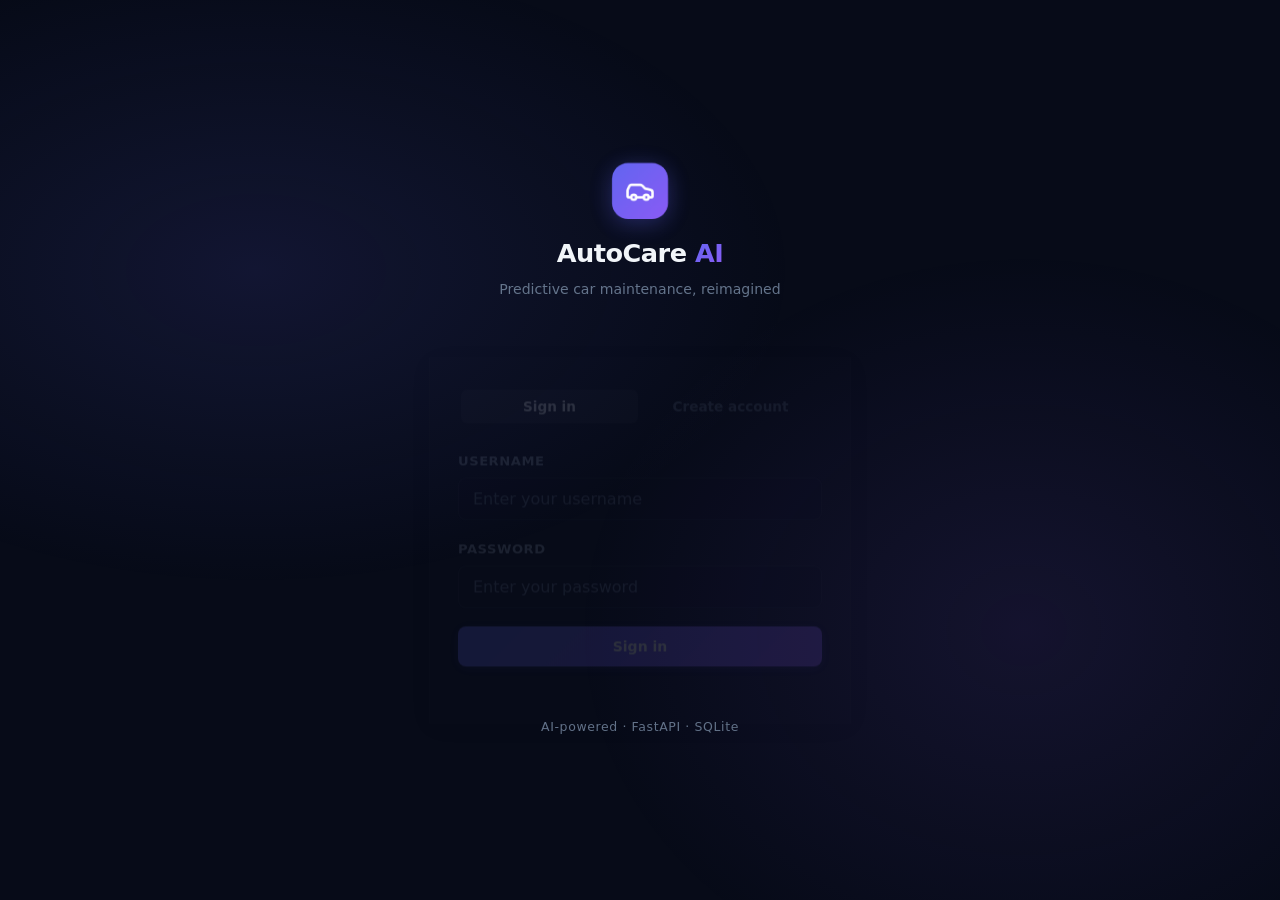
<file: frontend/index.html>
<!DOCTYPE html>
<html lang="en">
<head>
  <meta charset="UTF-8" />
  <meta name="viewport" content="width=device-width, initial-scale=1.0" />
  <title>AutoCare AI — Smart Car Service</title>
  <meta http-equiv="refresh" content="0; url=login.html" />
  <style>
    body { margin: 0; min-height: 100vh; display: grid; place-items: center; background: #070b18; color: #94a3b8; font-family: Inter, system-ui, sans-serif; }
    .loading { display: flex; align-items: center; gap: 12px; font-size: 0.95rem; }
    .ring { width: 22px; height: 22px; border: 3px solid rgba(99,102,241,.25); border-top-color: #6366f1; border-radius: 50%; animation: spin .8s linear infinite; }
    @keyframes spin { to { transform: rotate(360deg); } }
  </style>
</head>
<body>
  <div class="loading"><span class="ring"></span> Loading AutoCare AI…</div>
</body>
</html>
</file>
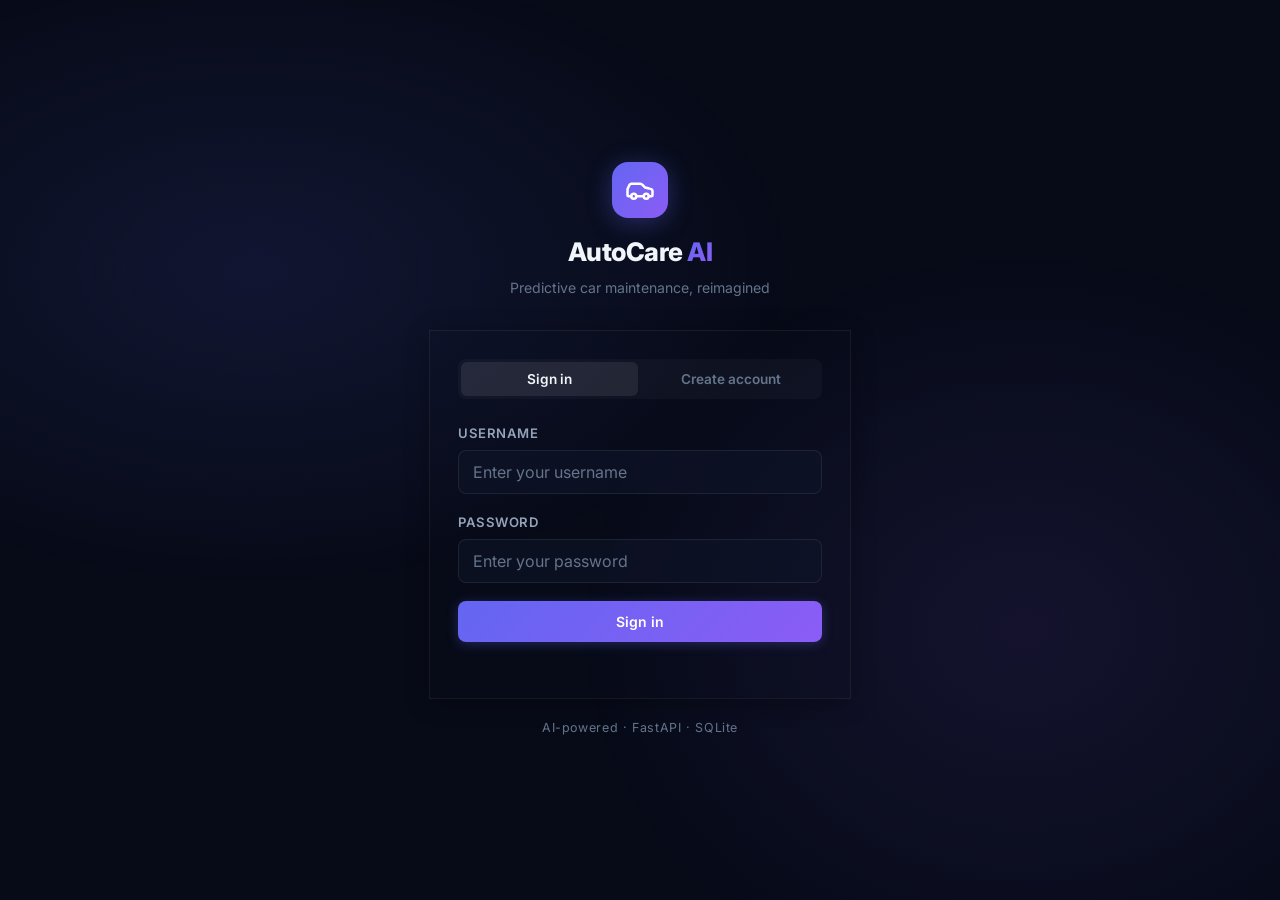
<file: frontend/login.html>
<!DOCTYPE html>
<html lang="en">
<head>
  <meta charset="UTF-8" />
  <meta name="viewport" content="width=device-width, initial-scale=1.0" />
  <title>AutoCare AI — Smart Car Service</title>
  <link rel="preconnect" href="https://fonts.googleapis.com" />
  <link rel="preconnect" href="https://fonts.gstatic.com" crossorigin />
  <link href="https://fonts.googleapis.com/css2?family=Inter:wght@400;500;600;700;800&display=swap" rel="stylesheet" />
  <link rel="stylesheet" href="style.css" />
</head>
<body class="auth-page">
  <div class="auth-glow" aria-hidden="true"></div>

  <div class="auth-shell">
    <div class="auth-brand">
      <div class="brand-logo pulsate">
        <svg viewBox="0 0 24 24" width="30" height="30" fill="none" stroke="currentColor" stroke-width="2" stroke-linecap="round" stroke-linejoin="round">
          <path d="M19 17h2c.6 0 1-.4 1-1v-3c0-.9-.7-1.7-1.5-1.9C18.7 10.6 16 10 16 10s-1.3-1.4-2.2-2.3c-.5-.4-1.1-.7-1.8-.7H5c-.6 0-1.1.4-1.4.9l-1.4 2.9A3.7 3.7 0 0 0 2 12v4c0 .6.4 1 1 1h2" />
          <circle cx="7" cy="17" r="2" />
          <path d="M9 17h6" />
          <circle cx="17" cy="17" r="2" />
        </svg>
      </div>
      <h1 class="brand-title">AutoCare <span>AI</span></h1>
      <p class="brand-tagline">Predictive car maintenance, reimagined</p>
    </div>

    <div class="auth-box slide-up">
      <div class="auth-tabs">
        <button type="button" class="auth-tab active" id="tabLogin">Sign in</button>
        <button type="button" class="auth-tab" id="tabRegister">Create account</button>
      </div>

      <!-- LOGIN FORM -->
      <form id="loginForm" class="auth-form">
        <div class="field">
          <label for="username">Username</label>
          <input id="username" name="username" type="text" autocomplete="username" placeholder="Enter your username" required />
        </div>
        <div class="field">
          <label for="password">Password</label>
          <input id="password" name="password" type="password" autocomplete="current-password" placeholder="Enter your password" required />
        </div>
        <button type="submit" class="btn btn-primary btn-block">
          <span class="btn-label">Sign in</span>
          <span class="spinner hidden"></span>
        </button>
      </form>

      <!-- REGISTER FORM -->
      <form id="registerForm" class="auth-form hidden">
        <div class="field">
          <label for="registerUsername">Username</label>
          <input id="registerUsername" name="username" type="text" minlength="3" maxlength="50" autocomplete="username" placeholder="Choose a username" required />
        </div>
        <div class="field">
          <label for="registerPassword">Password</label>
          <div class="password-wrap">
            <input id="registerPassword" name="password" type="password" minlength="6" maxlength="72" autocomplete="new-password" placeholder="Create a password" required />
            <button type="button" class="eye-btn" data-target="registerPassword" aria-label="Toggle password" tabindex="-1">
              <svg viewBox="0 0 24 24" width="18" height="18" fill="none" stroke="currentColor" stroke-width="2" stroke-linecap="round" stroke-linejoin="round"><path d="M1 12s4-8 11-8 11 8 11 8-4 8-11 8-11-8-11-8z"/><circle cx="12" cy="12" r="3"/></svg>
            </button>
          </div>
          <div class="strength-meter hidden"><div class="strength-bar"><span id="strengthFill"></span></div><small id="strengthLabel"></small></div>
        </div>
        <div class="field">
          <label for="registerConfirm">Confirm password</label>
          <div class="password-wrap">
            <input id="registerConfirm" name="confirm" type="password" autocomplete="new-password" placeholder="Repeat your password" required />
            <button type="button" class="eye-btn" data-target="registerConfirm" aria-label="Toggle password" tabindex="-1">
              <svg viewBox="0 0 24 24" width="18" height="18" fill="none" stroke="currentColor" stroke-width="2" stroke-linecap="round" stroke-linejoin="round"><path d="M1 12s4-8 11-8 11 8 11 8-4 8-11 8-11-8-11-8z"/><circle cx="12" cy="12" r="3"/></svg>
            </button>
          </div>
        </div>
        <button type="submit" class="btn btn-primary btn-block">
          <span class="btn-label">Create account</span>
          <span class="spinner hidden"></span>
        </button>
      </form>

      <div id="authStatus" class="status" aria-live="polite"></div>
    </div>

    <p class="auth-footer">AI-powered · FastAPI · SQLite</p>
  </div>

  <script src="script.js"></script>
</body>
</html>
</file>
<file: frontend/style.css>
/* ============================================================
   AutoCare AI — Premium Design System
   Glassmorphism · Dark Theme · Animated Gradients · Micro-interactions
   ============================================================ */

/* ---- CSS VARIABLES ---- */
:root {
  --bg-primary: #070b18;
  --bg-card: rgba(15, 20, 40, 0.65);
  --bg-card-hover: rgba(20, 28, 56, 0.75);
  --bg-glass: rgba(255, 255, 255, 0.04);
  --bg-glass-strong: rgba(255, 255, 255, 0.08);
  --border-glass: rgba(255, 255, 255, 0.08);
  --border-focus: rgba(99, 102, 241, 0.5);

  --text-primary: #f1f5f9;
  --text-secondary: #94a3b8;
  --text-muted: #64748b;
  --text-accent: #818cf8;

  --blue: #3b82f6;
  --green: #22c55e;
  --amber: #f59e0b;
  --red: #ef4444;
  --purple: #a855f7;
  --gradient-start: #6366f1;
  --gradient-end: #8b5cf6;

  --radius-sm: 8px;
  --radius-md: 12px;
  --radius-lg: 16px;
  --radius-full: 999px;

  --shadow-card: 0 4px 24px rgba(0, 0, 0, 0.3), 0 0 0 1px var(--border-glass);
  --shadow-modal: 0 16px 64px rgba(0, 0, 0, 0.5), 0 0 0 1px var(--border-glass);

  --transition-fast: 150ms cubic-bezier(0.4, 0, 0.2, 1);
  --transition-smooth: 280ms cubic-bezier(0.4, 0, 0.2, 1);

  --font: 'Inter', system-ui, -apple-system, sans-serif;
}

/* ---- RESET ---- */
*, *::before, *::after { box-sizing: border-box; margin: 0; padding: 0; }
html { scroll-behavior: smooth; }
body {
  font-family: var(--font);
  background: var(--bg-primary);
  color: var(--text-primary);
  line-height: 1.6;
  -webkit-font-smoothing: antialiased;
  overflow-x: hidden;
}
a { color: var(--text-accent); text-decoration: none; transition: color var(--transition-fast); }
a:hover { color: #a5b4fc; }
input, select, button, textarea { font-family: inherit; font-size: inherit; }

/* ---- SCROLLBAR ---- */
::-webkit-scrollbar { width: 6px; }
::-webkit-scrollbar-track { background: transparent; }
::-webkit-scrollbar-thumb { background: rgba(255,255,255,0.1); border-radius: 3px; }
::-webkit-scrollbar-thumb:hover { background: rgba(255,255,255,0.18); }

/* ---- ANIMATIONS ---- */
@keyframes slideUp { from { opacity: 0; transform: translateY(30px); } to { opacity: 1; transform: translateY(0); } }
@keyframes slideDown { from { opacity: 0; transform: translateY(-20px); } to { opacity: 1; transform: translateY(0); } }
@keyframes fadeInUp { from { opacity: 0; transform: translateY(16px) scale(0.97); } to { opacity: 1; transform: translateY(0) scale(1); } }
@keyframes scaleIn { from { opacity: 0; transform: scale(0.92); } to { opacity: 1; transform: scale(1); } }
@keyframes shimmer { 0% { background-position: -200% 0; } 100% { background-position: 200% 0; } }
@keyframes pulse { 0%, 100% { transform: scale(1); opacity: 1; } 50% { transform: scale(1.08); opacity: 0.8; } }
@keyframes gradientShift { 0% { background-position: 0% 50%; } 50% { background-position: 100% 50%; } 100% { background-position: 0% 50%; } }
@keyframes spin { to { transform: rotate(360deg); } }
@keyframes toastIn { from { opacity: 0; transform: translateX(40px); } to { opacity: 1; transform: translateX(0); } }
@keyframes toastOut { from { opacity: 1; transform: translateX(0); } to { opacity: 0; transform: translateX(40px); } }

.slide-up { animation: slideUp 0.5s ease both; }
.slide-down { animation: slideDown 0.4s ease both; }
.fade-in { animation: fadeInUp 0.5s ease both; animation-delay: var(--delay, 0s); }
.pop-in { animation: scaleIn 0.4s ease both; animation-delay: var(--delay, 0s); }
.hidden { display: none !important; }
.pulsate { animation: pulse 2.5s ease-in-out infinite; }

/* ---- BACKGROUND EFFECTS ---- */
.auth-glow {
  position: fixed; inset: 0; z-index: 0; pointer-events: none;
  background:
    radial-gradient(ellipse 60% 50% at 20% 30%, rgba(99,102,241,0.12) 0%, transparent 70%),
    radial-gradient(ellipse 50% 60% at 80% 70%, rgba(139,92,246,0.1) 0%, transparent 70%);
}

.bg-aurora {
  position: fixed; inset: 0; z-index: 0; pointer-events: none;
  background:
    radial-gradient(ellipse 80% 60% at 10% 20%, rgba(99,102,241,0.08) 0%, transparent 60%),
    radial-gradient(ellipse 60% 80% at 90% 80%, rgba(168,85,247,0.06) 0%, transparent 60%),
    radial-gradient(ellipse 50% 40% at 50% 50%, rgba(59,130,246,0.04) 0%, transparent 60%);
}

/* ---- GLASS EFFECT ---- */
.glass {
  background: var(--bg-card);
  backdrop-filter: blur(20px) saturate(1.3);
  -webkit-backdrop-filter: blur(20px) saturate(1.3);
  border: 1px solid var(--border-glass);
  border-radius: var(--radius-lg);
}

/* ---- BUTTONS ---- */
.btn {
  display: inline-flex; align-items: center; gap: 7px;
  padding: 10px 20px; border: none; border-radius: var(--radius-sm);
  font-weight: 600; font-size: 0.875rem; color: var(--text-primary);
  cursor: pointer; transition: all var(--transition-smooth);
  position: relative; overflow: hidden; white-space: nowrap;
}
.btn:active { transform: scale(0.97); }
.btn svg { flex-shrink: 0; }

.btn-primary {
  background: linear-gradient(135deg, var(--gradient-start), var(--gradient-end));
  color: #fff; box-shadow: 0 2px 12px rgba(99,102,241,0.3);
}
.btn-primary:hover { box-shadow: 0 4px 20px rgba(99,102,241,0.45); transform: translateY(-1px); }

.btn-ghost {
  background: var(--bg-glass); color: var(--text-secondary); border: 1px solid var(--border-glass);
}
.btn-ghost:hover { background: var(--bg-glass-strong); color: var(--text-primary); }

.btn-danger {
  background: rgba(239,68,68,0.12); color: #f87171; border: 1px solid rgba(239,68,68,0.2);
}
.btn-danger:hover { background: rgba(239,68,68,0.2); border-color: rgba(239,68,68,0.35); }

.btn-sm { padding: 6px 14px; font-size: 0.8rem; }
.btn-block { width: 100%; justify-content: center; padding: 12px 20px; }

.btn-gradient {
  background: linear-gradient(135deg, #6366f1, #8b5cf6, #a855f7);
  background-size: 200% 200%;
  animation: gradientShift 3s ease infinite;
  color: #fff; box-shadow: 0 2px 16px rgba(139,92,246,0.35);
}
.btn-gradient:hover { box-shadow: 0 4px 28px rgba(139,92,246,0.5); transform: translateY(-1px); }

.spinner {
  display: inline-block; width: 16px; height: 16px;
  border: 2px solid rgba(255,255,255,0.3); border-top-color: #fff;
  border-radius: 50%; animation: spin 0.6s linear infinite;
}

/* ---- FORMS ---- */
.field { display: flex; flex-direction: column; gap: 6px; }
.field label { font-weight: 600; font-size: 0.82rem; color: var(--text-secondary); text-transform: uppercase; letter-spacing: 0.04em; }

input, select, textarea {
  padding: 11px 14px;
  border: 1px solid var(--border-glass);
  border-radius: var(--radius-sm);
  background: rgba(15, 20, 40, 0.6);
  color: var(--text-primary);
  transition: border-color var(--transition-fast), box-shadow var(--transition-fast);
  outline: none;
}
input:focus, select:focus, textarea:focus {
  border-color: var(--border-focus);
  box-shadow: 0 0 0 3px rgba(99,102,241,0.12);
}
input::placeholder { color: var(--text-muted); }
select { cursor: pointer; appearance: none; background-image: url("data:image/svg+xml,%3Csvg xmlns='http://www.w3.org/2000/svg' width='12' height='12' viewBox='0 0 24 24' fill='none' stroke='%2394a3b8' stroke-width='2.5'%3E%3Cpath d='M6 9l6 6 6-6'/%3E%3C/svg%3E"); background-repeat: no-repeat; background-position: right 12px center; padding-right: 36px; }

.form-grid-2 { display: grid; grid-template-columns: 1fr 1fr; gap: 14px; }
.auth-form { display: flex; flex-direction: column; gap: 18px; }

/* password */
.password-wrap { position: relative; }
.password-wrap input { width: 100%; padding-right: 42px; }
.eye-btn {
  position: absolute; right: 10px; top: 50%; transform: translateY(-50%);
  background: none; border: none; color: var(--text-muted); cursor: pointer; padding: 4px;
  transition: color var(--transition-fast);
}
.eye-btn:hover { color: var(--text-primary); }

/* strength meter */
.strength-meter { display: flex; flex-direction: column; gap: 4px; }
.strength-bar { height: 4px; border-radius: 2px; background: rgba(255,255,255,0.06); overflow: hidden; }
.strength-bar span { display: block; height: 100%; border-radius: 2px; width: 0; transition: width 0.3s, background 0.3s; }
.strength-meter small { font-size: 0.75rem; color: var(--text-muted); }

/* ---- STATUS ---- */
.status { min-height: 20px; font-size: 0.85rem; margin-top: 8px; }

/* ============================================================
   AUTH PAGE
   ============================================================ */
.auth-page {
  min-height: 100vh; display: flex; flex-direction: column;
  align-items: center; justify-content: center;
  position: relative; z-index: 1;
}

.auth-shell { width: min(420px, 90vw); z-index: 2; }

.auth-brand { text-align: center; margin-bottom: 32px; }
.brand-logo {
  display: inline-flex; align-items: center; justify-content: center;
  width: 56px; height: 56px; border-radius: 16px;
  background: linear-gradient(135deg, var(--gradient-start), var(--gradient-end));
  color: #fff; margin-bottom: 14px;
  box-shadow: 0 4px 24px rgba(99,102,241,0.35);
}
.brand-title { font-size: 1.6rem; font-weight: 800; color: var(--text-primary); letter-spacing: -0.02em; }
.brand-title span { background: linear-gradient(135deg, var(--gradient-start), var(--gradient-end)); -webkit-background-clip: text; -webkit-text-fill-color: transparent; background-clip: text; }
.brand-tagline { color: var(--text-muted); font-size: 0.88rem; margin-top: 4px; }

.auth-box {
  padding: 28px;
  box-shadow: var(--shadow-card);
}

.auth-tabs { display: flex; gap: 4px; margin-bottom: 24px; background: rgba(255,255,255,0.03); border-radius: var(--radius-sm); padding: 3px; }
.auth-tab {
  flex: 1; padding: 9px 0; border: none; border-radius: 6px;
  font-weight: 600; font-size: 0.85rem; cursor: pointer;
  background: transparent; color: var(--text-muted); transition: all var(--transition-fast);
}
.auth-tab.active { background: var(--bg-glass-strong); color: var(--text-primary); }
.auth-tab:hover:not(.active) { color: var(--text-secondary); }

.auth-footer { text-align: center; margin-top: 20px; font-size: 0.78rem; color: var(--text-muted); letter-spacing: 0.05em; }

/* ============================================================
   DASHBOARD
   ============================================================ */
.dashboard-page { padding-bottom: 48px; position: relative; z-index: 1; }

/* topbar */
.topbar {
  display: flex; justify-content: space-between; align-items: center;
  padding: 14px 28px; position: sticky; top: 0; z-index: 100;
}
.topbar-brand { display: flex; align-items: center; gap: 10px; }
.brand-dot { width: 10px; height: 10px; border-radius: 50%; background: linear-gradient(135deg, var(--gradient-start), var(--gradient-end)); box-shadow: 0 0 12px rgba(99,102,241,0.4); }
.topbar-title { font-size: 1rem; font-weight: 700; color: var(--text-primary); }
.topbar-title b { background: linear-gradient(135deg, var(--gradient-start), var(--gradient-end)); -webkit-background-clip: text; -webkit-text-fill-color: transparent; background-clip: text; }
.topbar-actions { display: flex; align-items: center; gap: 16px; }
.welcome { font-size: 0.85rem; color: var(--text-secondary); }

/* container */
.dashboard-container {
  max-width: 1040px; margin: 0 auto;
  padding: 24px 24px 48px;
  display: flex; flex-direction: column; gap: 24px;
}

/* ---- STATS ROW ---- */
.stats-row { display: grid; grid-template-columns: repeat(4, 1fr); gap: 16px; }

.stat-card {
  display: flex; align-items: center; gap: 14px;
  padding: 18px 20px; transition: transform var(--transition-smooth), box-shadow var(--transition-smooth);
}
.stat-card:hover { transform: translateY(-3px); box-shadow: 0 8px 30px rgba(0,0,0,0.3); }
.stat-icon {
  width: 44px; height: 44px; border-radius: var(--radius-md);
  display: grid; place-items: center; flex-shrink: 0;
}
.icon-blue   { background: rgba(59,130,246,0.12); color: var(--blue); }
.icon-green  { background: rgba(34,197,94,0.12); color: var(--green); }
.icon-amber  { background: rgba(245,158,11,0.12); color: var(--amber); }
.icon-purple { background: rgba(168,85,247,0.12); color: var(--purple); }

.stat-label { font-size: 0.78rem; color: var(--text-muted); text-transform: uppercase; letter-spacing: 0.04em; }
.stat-value { font-size: 1.6rem; font-weight: 800; letter-spacing: -0.02em; }

/* ---- PANELS ---- */
.panel { padding: 24px; }
.panel-header {
  display: flex; justify-content: space-between; align-items: flex-start;
  flex-wrap: wrap; gap: 12px; margin-bottom: 20px;
}
.panel-title h3 { font-size: 1.1rem; font-weight: 700; margin: 0; }
.panel-sub { font-size: 0.82rem; color: var(--text-muted); margin-top: 2px; }
.panel-tools { display: flex; gap: 10px; align-items: center; flex-wrap: wrap; }

/* search */
.search-box {
  display: flex; align-items: center; gap: 8px;
  padding: 7px 12px; border-radius: var(--radius-sm);
  background: rgba(255,255,255,0.04); border: 1px solid var(--border-glass);
  transition: border-color var(--transition-fast);
}
.search-box:focus-within { border-color: var(--border-focus); }
.search-box input { background: none; border: none; outline: none; color: var(--text-primary); width: 160px; font-size: 0.85rem; }
.search-box input::placeholder { color: var(--text-muted); }
.search-box svg { color: var(--text-muted); flex-shrink: 0; }

/* ---- CARDS ---- */
.cards { display: flex; flex-direction: column; gap: 12px; min-height: 40px; }

.car-card {
  display: flex; align-items: center; justify-content: space-between;
  gap: 16px; padding: 18px 20px;
  border: 1px solid var(--border-glass); border-radius: var(--radius-md);
  background: var(--bg-glass);
  transition: background var(--transition-fast), border-color var(--transition-fast), transform var(--transition-smooth);
}
.car-card:hover { background: var(--bg-glass-strong); border-color: rgba(255,255,255,0.12); transform: translateY(-1px); }

.car-card-left { display: flex; align-items: center; gap: 14px; min-width: 0; }
.car-avatar {
  width: 42px; height: 42px; border-radius: var(--radius-sm);
  display: grid; place-items: center; font-weight: 700; font-size: 0.85rem; flex-shrink: 0;
  background: linear-gradient(135deg, rgba(99,102,241,0.2), rgba(139,92,246,0.2));
  color: var(--text-accent);
}
.car-info { min-width: 0; }
.car-name { font-weight: 700; font-size: 0.95rem; white-space: nowrap; overflow: hidden; text-overflow: ellipsis; }
.car-meta { font-size: 0.8rem; color: var(--text-muted); display: flex; gap: 10px; flex-wrap: wrap; }
.car-meta span { display: inline-flex; align-items: center; gap: 3px; }

.car-actions { display: flex; gap: 6px; flex-shrink: 0; }

/* service cards */
.svc-card {
  padding: 16px 20px;
  border: 1px solid var(--border-glass); border-radius: var(--radius-md);
  background: var(--bg-glass);
  display: flex; align-items: center; justify-content: space-between; gap: 12px;
  transition: background var(--transition-fast);
}
.svc-card:hover { background: var(--bg-glass-strong); }
.svc-card-left { min-width: 0; flex: 1; }
.svc-card-title { font-weight: 600; font-size: 0.9rem; }
.svc-card-meta { font-size: 0.8rem; color: var(--text-muted); margin-top: 2px; display: flex; gap: 8px; flex-wrap: wrap; }
.svc-card-right { display: flex; align-items: center; gap: 8px; flex-shrink: 0; }

/* prediction cards */
.pred-card {
  padding: 16px 20px;
  border: 1px solid var(--border-glass); border-radius: var(--radius-md);
  background: var(--bg-glass);
  transition: background var(--transition-fast);
}
.pred-card:hover { background: var(--bg-glass-strong); }
.pred-card-header { display: flex; justify-content: space-between; align-items: center; margin-bottom: 8px; }
.pred-card-title { font-weight: 600; font-size: 0.9rem; }
.pred-card-body { display: flex; flex-wrap: wrap; gap: 8px; align-items: center; }
.pred-rec { font-size: 0.82rem; color: var(--text-muted); margin-top: 8px; }

/* ---- STATUS BADGES ---- */
.badge {
  display: inline-flex; align-items: center; gap: 5px;
  padding: 4px 12px; border-radius: var(--radius-full);
  font-size: 0.75rem; font-weight: 700; text-transform: uppercase; letter-spacing: 0.03em;
}
.badge-booked      { background: rgba(59,130,246,0.12); color: #60a5fa; }
.badge-in-progress { background: rgba(245,158,11,0.12); color: #fbbf24; }
.badge-completed   { background: rgba(34,197,94,0.12); color: #4ade80; }
.badge-cancelled   { background: rgba(239,68,68,0.12); color: #f87171; }

.badge-risk-high   { background: rgba(239,68,68,0.12); color: #f87171; }
.badge-risk-medium { background: rgba(245,158,11,0.12); color: #fbbf24; }
.badge-risk-low    { background: rgba(34,197,94,0.12); color: #4ade80; }

/* ---- AI PANEL ---- */
.ai-panel { position: relative; overflow: hidden; }
.ai-panel::before {
  content: ''; position: absolute; inset: 0; border-radius: inherit; pointer-events: none;
  background: linear-gradient(135deg, rgba(99,102,241,0.04), rgba(168,85,247,0.04));
}
.ai-badge {
  display: inline-flex; align-items: center; gap: 7px;
  padding: 5px 12px; border-radius: var(--radius-full);
  background: rgba(99,102,241,0.1); border: 1px solid rgba(99,102,241,0.2);
  font-size: 0.75rem; font-weight: 600; color: var(--text-accent);
}
.ai-pulse {
  width: 7px; height: 7px; border-radius: 50%; background: var(--green);
  animation: pulse 1.8s ease-in-out infinite;
}

.ai-layout { display: grid; grid-template-columns: 1fr 1fr; gap: 24px; align-items: start; }
.prediction-form { display: flex; flex-direction: column; gap: 16px; }

.prediction-result { animation: fadeInUp 0.4s ease both; }
.prediction-result-card {
  padding: 24px; border-radius: var(--radius-lg); border: 1px solid var(--border-glass);
  background: var(--bg-glass-strong); position: relative; overflow: hidden;
}
.prediction-result-card::before {
  content: ''; position: absolute; top: 0; left: 0; right: 0; height: 3px;
}
.prediction-result-card.risk-high::before { background: linear-gradient(90deg, #ef4444, #f87171); }
.prediction-result-card.risk-medium::before { background: linear-gradient(90deg, #f59e0b, #fbbf24); }
.prediction-result-card.risk-low::before { background: linear-gradient(90deg, #22c55e, #4ade80); }

.result-car { font-size: 1rem; font-weight: 700; margin-bottom: 4px; }
.result-verdict { font-size: 1.3rem; font-weight: 800; margin-bottom: 12px; }
.risk-high .result-verdict { color: #f87171; }
.risk-medium .result-verdict { color: #fbbf24; }
.risk-low .result-verdict { color: #4ade80; }

.result-gauge {
  width: 100%; height: 8px; border-radius: 4px; background: rgba(255,255,255,0.06);
  overflow: hidden; margin-bottom: 6px;
}
.result-gauge-fill {
  height: 100%; border-radius: 4px;
  transition: width 1s cubic-bezier(0.4, 0, 0.2, 1);
}
.risk-high .result-gauge-fill { background: linear-gradient(90deg, #ef4444, #f87171); }
.risk-medium .result-gauge-fill { background: linear-gradient(90deg, #f59e0b, #fbbf24); }
.risk-low .result-gauge-fill { background: linear-gradient(90deg, #22c55e, #4ade80); }

.result-meta { font-size: 0.82rem; color: var(--text-muted); margin-bottom: 12px; }
.result-recs { font-size: 0.88rem; }
.result-recs strong { color: var(--text-secondary); }
.result-note { color: var(--text-muted); font-size: 0.78rem; line-height: 1.5; margin-top: 0.65rem; }

/* ---- MODAL ---- */
.modal-overlay {
  position: fixed; inset: 0; z-index: 200;
  background: rgba(0,0,0,0.6); backdrop-filter: blur(6px);
  display: grid; place-items: center; padding: 24px;
}
.modal {
  width: min(520px, 95vw); padding: 0; max-height: 90vh; overflow-y: auto;
  box-shadow: var(--shadow-modal);
}
.modal-header {
  display: flex; justify-content: space-between; align-items: center;
  padding: 20px 24px 0;
}
.modal-header h3 { font-size: 1.1rem; font-weight: 700; }
.modal-close {
  background: none; border: none; color: var(--text-muted); font-size: 1.5rem;
  cursor: pointer; width: 32px; height: 32px; display: grid; place-items: center;
  border-radius: 6px; transition: all var(--transition-fast);
}
.modal-close:hover { background: rgba(255,255,255,0.06); color: var(--text-primary); }

.modal form { padding: 20px 24px 24px; display: flex; flex-direction: column; gap: 16px; }
.modal-footer { display: flex; gap: 10px; justify-content: flex-end; padding-top: 4px; }

/* ---- TOAST ---- */
.toast {
  position: fixed; bottom: 24px; right: 24px; z-index: 300;
  padding: 14px 20px; border-radius: var(--radius-md);
  font-size: 0.88rem; font-weight: 600;
  animation: toastIn 0.35s ease both;
  box-shadow: 0 8px 30px rgba(0,0,0,0.4);
  max-width: 340px;
}
.toast.removing { animation: toastOut 0.3s ease both; }
.toast-success { background: rgba(34,197,94,0.15); border: 1px solid rgba(34,197,94,0.3); color: #4ade80; }
.toast-error   { background: rgba(239,68,68,0.15); border: 1px solid rgba(239,68,68,0.3); color: #f87171; }
.toast-info    { background: rgba(59,130,246,0.15); border: 1px solid rgba(59,130,246,0.3); color: #60a5fa; }

/* ---- SKELETON LOADING ---- */
.skeleton-card {
  padding: 20px; border-radius: var(--radius-md); border: 1px solid var(--border-glass);
  background: var(--bg-glass);
  display: flex; flex-direction: column; gap: 10px;
}
.skeleton-line {
  height: 14px; border-radius: 6px;
  background: linear-gradient(90deg, rgba(255,255,255,0.04) 25%, rgba(255,255,255,0.08) 50%, rgba(255,255,255,0.04) 75%);
  background-size: 200% 100%; animation: shimmer 1.5s infinite;
}
.w60 { width: 60%; }
.w40 { width: 40%; }

/* ---- EMPTY STATE ---- */
.empty-state {
  display: flex; flex-direction: column; align-items: center; gap: 10px;
  padding: 32px 16px; color: var(--text-muted); text-align: center;
}
.empty-state svg { opacity: 0.4; }
.empty-state p { font-size: 0.88rem; }

/* ---- RESPONSIVE ---- */
@media (max-width: 768px) {
  .stats-row { grid-template-columns: repeat(2, 1fr); }
  .ai-layout { grid-template-columns: 1fr; }
  .form-grid-2 { grid-template-columns: 1fr; }
  .panel-tools { width: 100%; }
  .search-box { flex: 1; }
  .search-box input { width: 100%; }
  .topbar { padding: 12px 16px; }
  .dashboard-container { padding: 16px; }
}

@media (max-width: 480px) {
  .stats-row { grid-template-columns: 1fr; }
  .car-card { flex-direction: column; align-items: stretch; }
  .car-card-left { gap: 10px; }
  .car-actions { justify-content: flex-end; }
  .svc-card { flex-direction: column; align-items: stretch; }
  .svc-card-right { justify-content: flex-end; }
}
</file>
